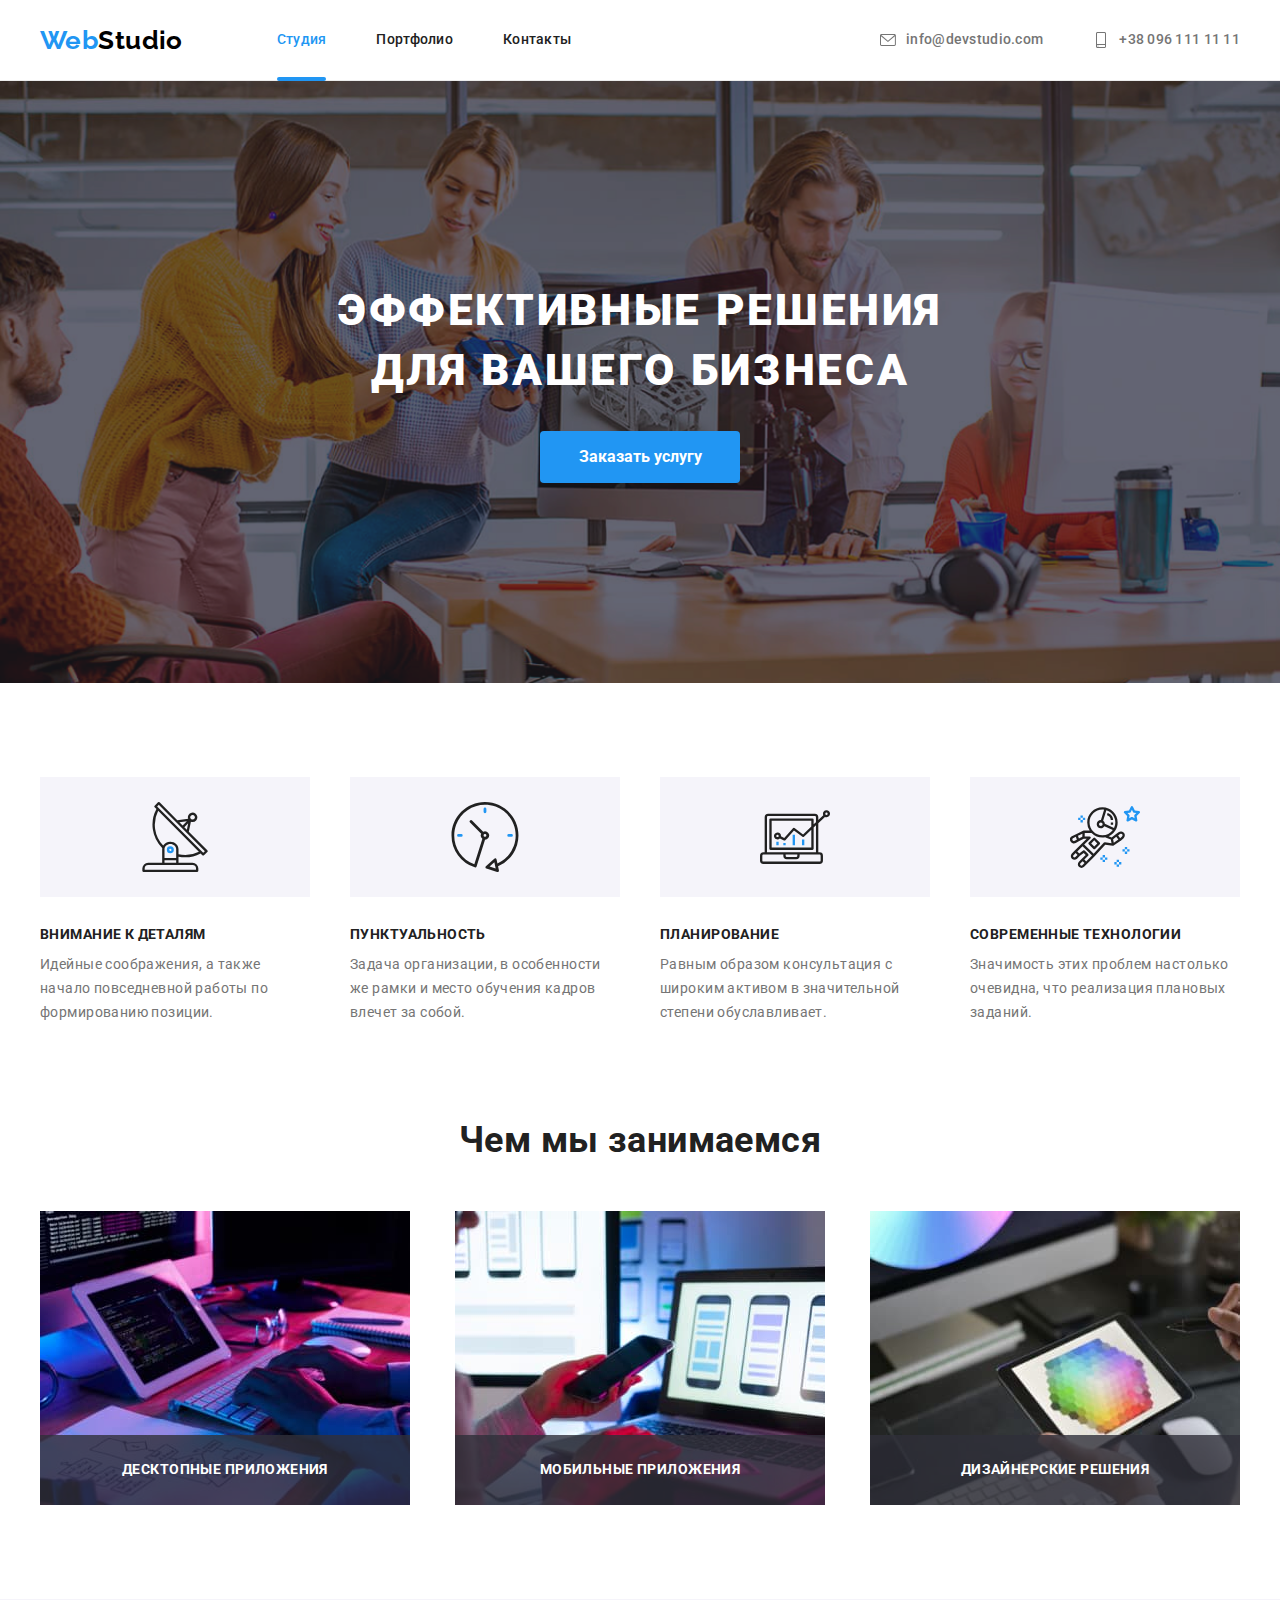
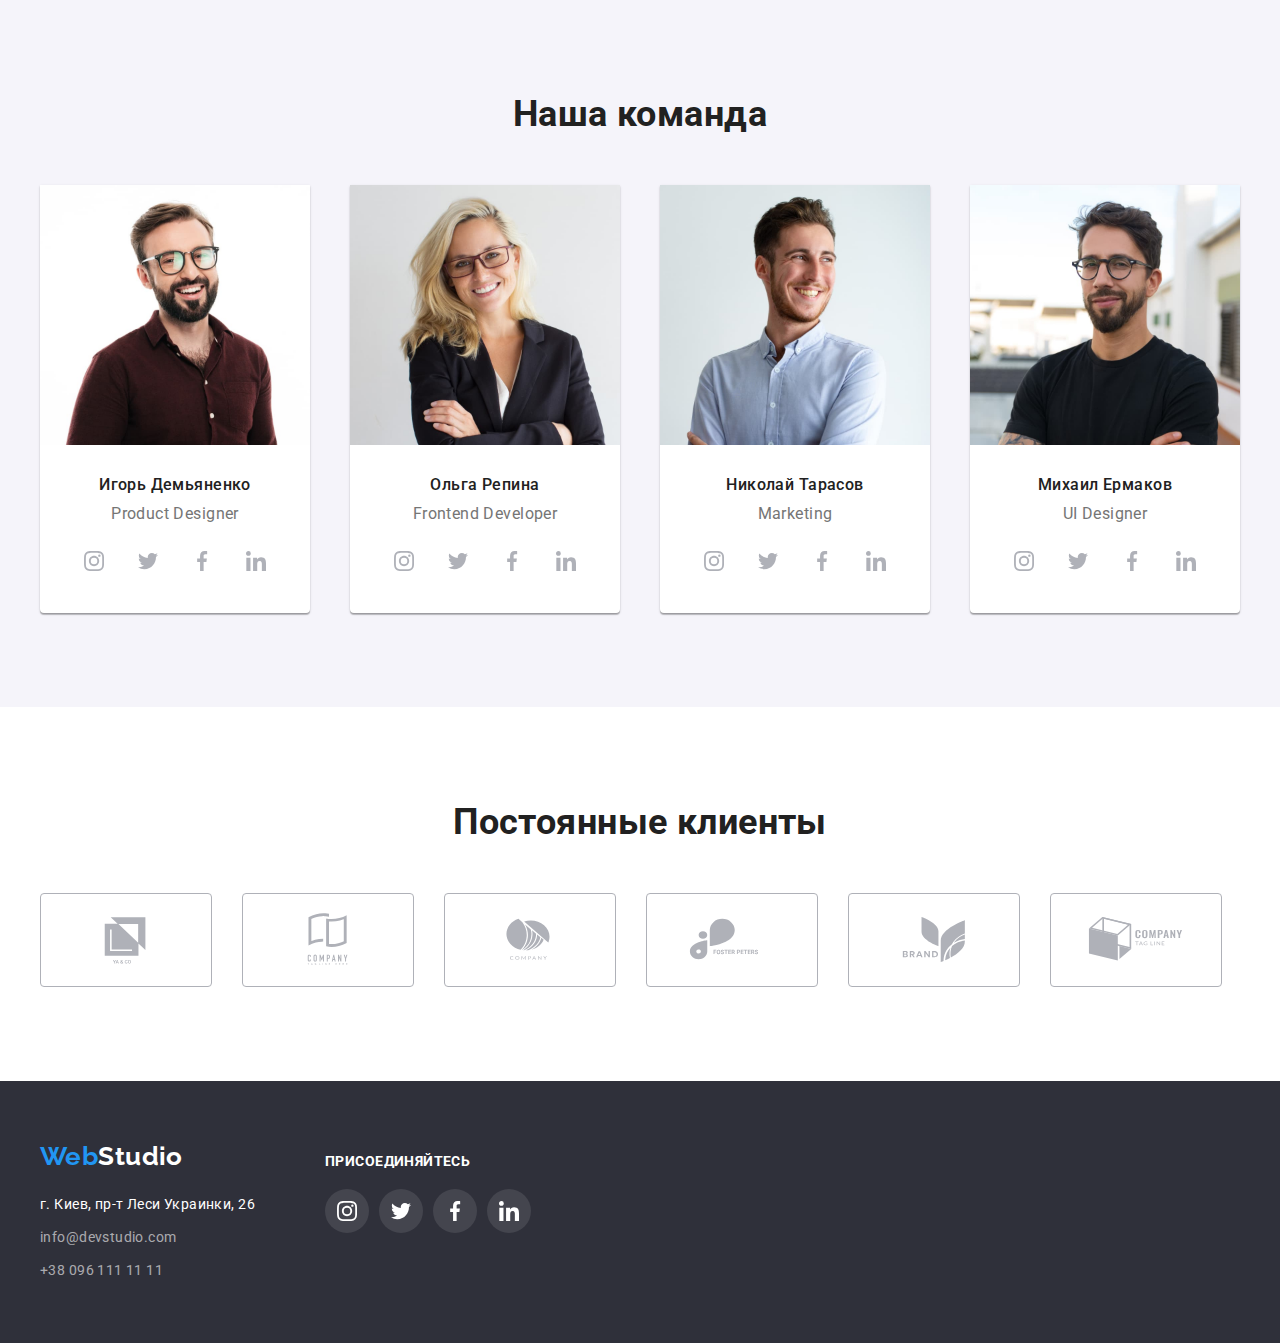
<file: index.html>
<!DOCTYPE html>
<html lang="ru">

<head>
    <meta charset="UTF-8">
    <meta http-equiv="X-UA-Compatible" content="IE=edge">
    <meta name="viewport" content="width=device-width, initial-scale=1.0">
    <title>Module 02</title>
    <!-- Project fonts -->
    <link rel="preconnect" href="https://fonts.googleapis.com">
    <link rel="preconnect" href="https://fonts.gstatic.com" crossorigin>
    <link
        href="https://fonts.googleapis.com/css2?family=Raleway:wght@700&family=Roboto:wght@400;500;700;900&display=swap"
        rel="stylesheet">
    <!-- Normalize -->
    <link rel="stylesheet" href="https://cdnjs.cloudflare.com/ajax/libs/modern-normalize/1.1.0/modern-normalize.min.css"
        integrity="sha512-wpPYUAdjBVSE4KJnH1VR1HeZfpl1ub8YT/NKx4PuQ5NmX2tKuGu6U/JRp5y+Y8XG2tV+wKQpNHVUX03MfMFn9Q=="
        crossorigin="anonymous" referrerpolicy="no-referrer" />
    <!-- Custom styles -->
    <link rel="stylesheet" href="./css/styles.css">
</head>

<body>
    <!-- Шапка -->
    <header class="header">
        <div class="container header-container">
            <a class="logo header-logo" href="./index.html">Web<span class="logo-studio">Studio</span></a>
            <nav class="navigation">
                <ul class="list navigation-header">
                    <li class="navigation-item">
                        <a class="link current link-navigation" href="./index.html">
                            Студия
                        </a>
                    </li>
                    <li class="navigation-item">
                        <a class="link link-navigation" href="./portfolio.html">Портфолио</a>
                    </li>
                    <li class="navigation-item">
                        <a class="link link-navigation" href="">Контакты</a>
                    </li>
                </ul>
            </nav>
            <ul class="list contact-header">
                <li class="item">
                    <a class="link link-contact-header" href="mailto:info@devstudio.com">
                        <svg class="email-icon">
                            <use href="./images/icon/sprite.svg#envelop"></use>
                        </svg>
                        info@devstudio.com
                    </a>
                </li>
                <li class="item">
                    <a class="link link-contact-header" href="tel:+380961111111">
                        <svg class="tel-icon">
                            <use href="./images/icon/sprite.svg#smartphone" width="16" height="16"></use>
                        </svg>
                        +38 096 111 11 11
                    </a>
                </li>
            </ul>
        </div>
    </header>
    <main>
        <!-- Герой -->
        <section class="hero">
            <div class="container hero-container">
                <h1 class="hero-title">Эффективные решения<br />для вашего бизнеса</h1>
                <button class="btn hero-btn" type="button" data-modal-open>Заказать услугу</button>
                <div class="backdrop is-hidden" data-modal>
                    <div class="modal-wrapper">
                        <button class="modal-btn" type="button" data-modal-close aria-label="Закрить">
                            <svg width="11" height="11">
                                <use href="./images/icon/sprite.svg#modal-btn"></use>
                            </svg>
                        </button>
                        <form class="modal-form"></form>
                    </div>
                </div>
            </div>
        </section>
        <!-- Переваги -->
        <section class="benefits section">
            <div class="container">
                <h2 class="hidden">Преимущества</h2>
                <ul class="list list-benefits">
                    <li class="item">
                        <div class="benefits-icon">
                            <svg width="70" height="70" aria-label="antenna">
                                <use href="./images/icon/sprite.svg#antenna" width="70" height="70"></use>
                            </svg>
                        </div>
                        <h3 class="title title-benefits">Внимание к деталям</h3>
                        <p>Идейные соображения, а также начало повседневной работы по формированию позиции.</p>
                    </li>
                    <li class="item">
                        <div class="benefits-icon">
                            <svg width="70" height="70" aria-label="clock">
                                <use href="./images/icon/sprite.svg#clock" width="70" height="70"></use>
                            </svg>
                        </div>
                        <h3 class="title title-benefits">Пунктуальность</h3>
                        <p>Задача организации, в особенности же рамки и место обучения кадров влечет за собой.</p>
                    </li>
                    <li class="item">
                        <div class="benefits-icon">
                            <svg width="70" height="70" aria-label="diagram">
                                <use href="./images/icon/sprite.svg#diagram" width="70" height="70"></use>
                            </svg>
                        </div>
                        <h3 class="title title-benefits">Планирование</h3>
                        <p>Равным образом консультация с широким активом в значительной степени обуславливает.</p>
                    </li>
                    <li class="item">
                        <div class="benefits-icon">
                            <svg width="70" height="70" aria-label="astronaut">
                                <use href="./images/icon/sprite.svg#astronaut" width="70" height="70"></use>
                            </svg>
                        </div>
                        <h3 class="title title-benefits">Современные технологии</h3>
                        <p>Значимость этих проблем настолько очевидна, что реализация плановых заданий.</p>
                    </li>
                </ul>
            </div>
        </section>
        <!-- Чим займаються -->
        <section class="work section">
            <div class="container">
                <h2 class="title title-work">Чем мы занимаемся</h2>
                <ul class="list list-work">
                    <li class="item">
                        <img src="./images/icon1.jpg" alt="Создание сайтов" width="370">
                        <p class="img-work-description">Десктопные приложения</p>
                    </li>
                    <li class="item">
                        <img src="./images/icon2.jpg" alt="Разработка приложений" width="370">
                        <p class="img-work-description">Мобильные приложения</p>
                    </li>
                    <li class="item">
                        <img src="./images/icon3.jpg" alt="Дизайн сайтов" width="370">
                        <p class="img-work-description">Дизайнерские решения</p>
                    </li>
                </ul>
            </div>
        </section>
        <!-- Наша команда -->
        <section class="team section">
            <div class="container container-team">
                <h2 class="title-team">Наша команда</h2>
                <ul class="list list-team">
                    <li class="item">
                        <figure class="figure">
                            <img src="./images/ihor.jpg" alt="Игорь Демьяненко" width="270">
                            <figcaption class="figcaption">
                                <h3 class="title">Игорь Демьяненко</h3>
                                <p class="text">Product Designer</p>
                                <ul class="list list-team-icons">
                                    <li class="item-icons">
                                        <a class="link-team-icons" href="" aria-label="instagram">
                                            <svg width="20" height="20">
                                                <use href="./images/icon/sprite.svg#instagram"></use>
                                            </svg>
                                        </a>
                                    </li>
                                    <li class="item-icons">
                                        <a class="link-team-icons" href="" aria-label="twitter">
                                            <svg width="20" height="20">
                                                <use href="./images/icon/sprite.svg#twitter"></use>
                                            </svg>
                                        </a>
                                    </li>
                                    <li class="item-icons">
                                        <a class="link-team-icons" href="" aria-label="facebook">
                                            <svg width="20" height="20">
                                                <use href="./images/icon/sprite.svg#facebook"></use>
                                            </svg>
                                        </a>
                                    </li>
                                    <li class="item-icons">
                                        <a class="link-team-icons" href="" aria-label="linkedin">
                                            <svg width="20" height="20">
                                                <use href="./images/icon/sprite.svg#linkedin"></use>
                                            </svg>
                                        </a>
                                    </li>
                                </ul>
                            </figcaption>
                        </figure>
                    </li>
                    <li class="item">
                        <figure class="figure">
                            <img src="./images/olha.jpg" alt="Ольга Репина" width="270">
                            <figcaption class="figcaption">
                                <h3 class="title">Ольга Репина</h3>
                                <p class="text">Frontend Developer</p>
                                <ul class="list list-team-icons">
                                    <li class="item-icons">
                                        <a class="link-team-icons" href="">
                                            <svg width="20" height="20">
                                                <use href="./images/icon/sprite.svg#instagram"></use>
                                            </svg>
                                        </a>
                                    </li>
                                    <li class="item-icons">
                                        <a class="link-team-icons" href="">
                                            <svg width="20" height="20">
                                                <use href="./images/icon/sprite.svg#twitter"></use>
                                            </svg>
                                        </a>
                                    </li>
                                    <li class="item-icons">
                                        <a class="link-team-icons" href="">
                                            <svg width="20" height="20">
                                                <use href="./images/icon/sprite.svg#facebook"></use>
                                            </svg>
                                        </a>
                                    </li>
                                    <li class="item-icons">
                                        <a class="link-team-icons" href="">
                                            <svg width="20" height="20">
                                                <use href="./images/icon/sprite.svg#linkedin"></use>
                                            </svg>
                                        </a>
                                    </li>
                                </ul>
                            </figcaption>
                        </figure>
                    </li>
                    <li class="item">
                        <figure class="figure">
                            <img src="./images/nik.jpg" alt="Николай Тарасов" width="270">
                            <figcaption class="figcaption">
                                <h3 class="title">Николай Тарасов</h3>
                                <p class="text">Marketing</p>
                                <ul class="list list-team-icons">
                                    <li class="item-icons">
                                        <a class="link-team-icons" href="">
                                            <svg width="20" height="20">
                                                <use href="./images/icon/sprite.svg#instagram"></use>
                                            </svg>
                                        </a>
                                    </li>
                                    <li class="item-icons">
                                        <a class="link-team-icons" href="">
                                            <svg width="20" height="20">
                                                <use href="./images/icon/sprite.svg#twitter"></use>
                                            </svg>
                                        </a>
                                    </li>
                                    <li class="item-icons">
                                        <a class="link-team-icons" href="">
                                            <svg width="20" height="20">
                                                <use href="./images/icon/sprite.svg#facebook"></use>
                                            </svg>
                                        </a>
                                    </li>
                                    <li class="item-icons">
                                        <a class="link-team-icons" href="">
                                            <svg width="20" height="20">
                                                <use href="./images/icon/sprite.svg#linkedin"></use>
                                            </svg>
                                        </a>
                                    </li>
                                </ul>
                            </figcaption>
                        </figure>
                    </li>
                    <li class="item">
                        <figure class="figure">
                            <img src="./images/misha.jpg" alt="Михаил Ермаков" width="270">
                            <figcaption class="figcaption">
                                <h3 class="title">Михаил Ермаков</h3>
                                <p class="text">UI Designer</p>
                                <ul class="list list-team-icons">
                                    <li class="item-icons">
                                        <a class="link-team-icons" href="">
                                            <svg width="20" height="20">
                                                <use href="./images/icon/sprite.svg#instagram"></use>
                                            </svg>
                                        </a>
                                    </li>
                                    <li class="item-icons">
                                        <a class="link-team-icons" href="">
                                            <svg width="20" height="20">
                                                <use href="./images/icon/sprite.svg#twitter"></use>
                                            </svg>
                                        </a>
                                    </li>
                                    <li class="item-icons">
                                        <a class="link-team-icons" href="">
                                            <svg width="20" height="20">
                                                <use href="./images/icon/sprite.svg#facebook"></use>
                                            </svg>
                                        </a>
                                    </li>
                                    <li class="item-icons">
                                        <a class="link-team-icons" href="">
                                            <svg width="20" height="20">
                                                <use href="./images/icon/sprite.svg#linkedin"></use>
                                            </svg>
                                        </a>
                                    </li>
                                </ul>
                            </figcaption>
                        </figure>
                    </li>
                </ul>
            </div>
        </section>
        <!-- Постоянные клиенты -->
        <section class="clients section">
            <div class="container container-clients">
                <h2 class="title title-clients">Постоянные клиенты</h2>
                <ul class="list list-logo">
                    <li class="item">
                        <a class="link-logo" href="">
                            <svg width="106" height="60">
                                <use href="./images/icon/sprite.svg#logo1"></use>
                            </svg>
                        </a>
                    </li>
                    <li class="item">
                        <a class="link-logo" href="">
                            <svg width="106" height="60">
                                <use href="./images/icon/sprite.svg#logo2"></use>
                            </svg>
                        </a>
                    <li class="item">
                        <a class="link-logo" href="">
                            <svg width="106" height="60">
                                <use href="./images/icon/sprite.svg#logo3"></use>
                            </svg>
                        </a>
                    </li>
                    <li class="item">
                        <a class="link-logo" href="">
                            <svg width="106" height="60">
                                <use href="./images/icon/sprite.svg#logo4"></use>
                            </svg>
                        </a>
                    </li>
                    <li class="item">
                        <a class="link-logo" href="">
                            <svg width="106" height="60">
                                <use href="./images/icon/sprite.svg#logo5"></use>
                            </svg>
                        </a>
                    </li>
                    <li class="item">
                        <a class="link-logo" href="">
                            <svg width="106" height="60">
                                <use href="./images/icon/sprite.svg#logo6"></use>
                            </svg>
                        </a>
                    </li>
                </ul>
            </div>
        </section>

    </main>
    <!-- Підвал -->
    <footer class="footer">
        <div class="container">
            <div class="footer-container">
                <div class="footer-container-address">
                    <a href="./index.html" class="logo">Web<span class="footer-logo-studio">Studio</span></a>
                    <ul class="list footer-list-address">
                        <li class="item">
                            <address class="footer-address">г. Киев, пр-т Леси Украинки, 26</address>
                        </li>
                        <li class="item"><a class="link link-contact-footer"
                                href="mailto:info@devstudio.com">info@devstudio.com</a></li>
                        <li class="item"><a class="link link-contact-footer" href="tel:+380961111111">+38 096 111 11
                                11</a>
                        </li>
                    </ul>
                </div>
                <div class="social-networks-footer">
                    <h2 class="footer-title">присоединяйтесь</h2>
                    <ul class="list list-footer-icons">
                        <li class="item item-footer-icons">
                            <a class="link-footer-icons" href="">
                                <svg width="20" height="20">
                                    <use href="./images/icon/sprite.svg#instagram"></use>
                                </svg>
                            </a>
                        </li>
                        <li class="item item-footer-icons">
                            <a class="link-footer-icons" href="">
                                <svg width="20" height="20">
                                    <use href="./images/icon/sprite.svg#twitter"></use>
                                </svg>
                            </a>
                        </li>
                        <li class="item item-footer-icons">
                            <a class="link-footer-icons" href="">
                                <svg width="20" height="20">
                                    <use href="./images/icon/sprite.svg#facebook"></use>
                                </svg>
                            </a>
                        </li>
                        <li class="item item-footer-icons">
                            <a class="link-footer-icons" href="">
                                <svg width="20" height="20">
                                    <use href="./images/icon/sprite.svg#linkedin"></use>
                                </svg>
                            </a>
                        </li>

                    </ul>
                </div>
            </div>
        </div>
    </footer>

    <script src="./js/modal.js"></script>
</body>

</html>
</file>
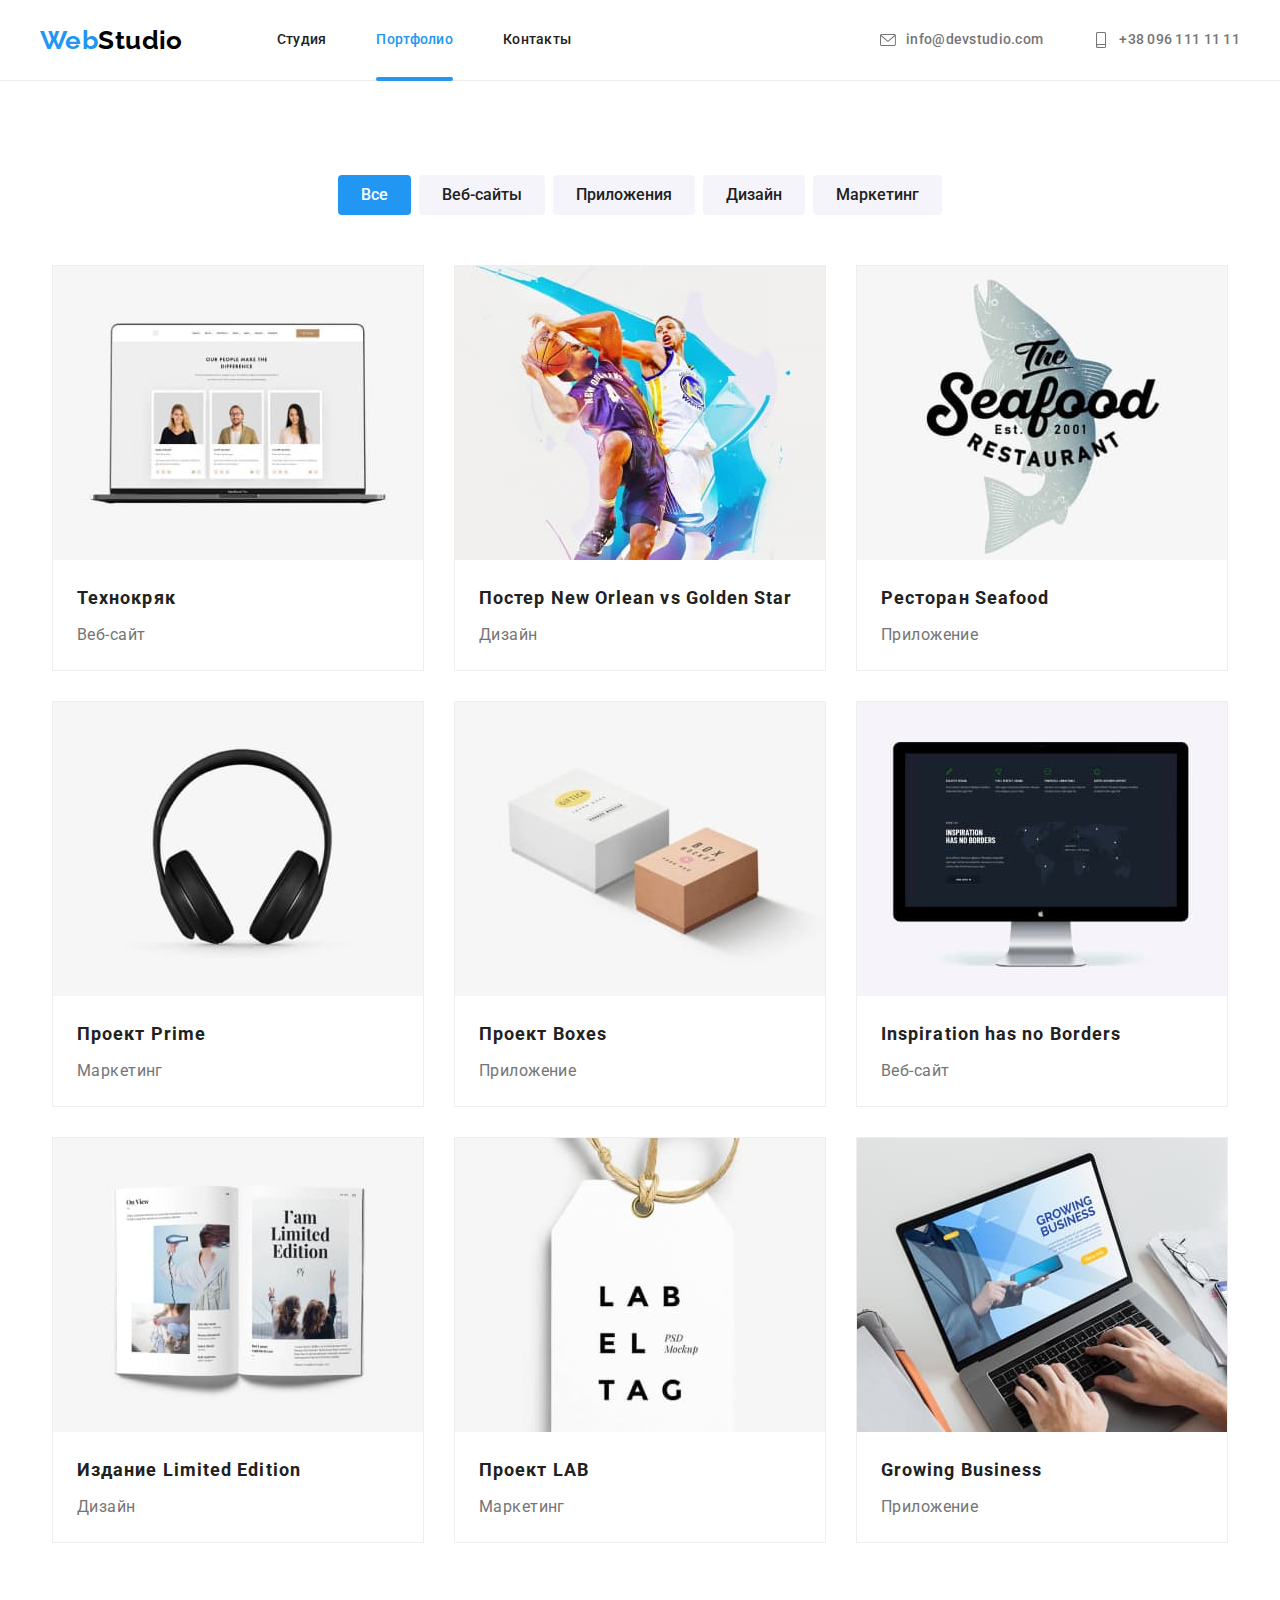
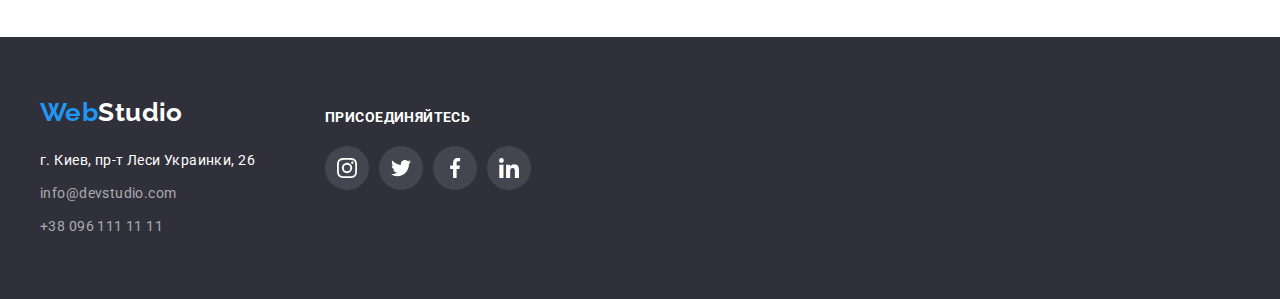
<file: portfolio.html>
<!DOCTYPE html>
<html lang="ru">

<head>
    <meta charset="UTF-8">
    <meta http-equiv="X-UA-Compatible" content="IE=edge">
    <meta name="viewport" content="width=device-width, initial-scale=1.0">
    <title>Portfolio</title>
    <!-- Project fonts -->
    <link rel="preconnect" href="https://fonts.googleapis.com">
    <link rel="preconnect" href="https://fonts.gstatic.com" crossorigin>
    <link
        href="https://fonts.googleapis.com/css2?family=Raleway:wght@700&family=Roboto:wght@400;500;700;900&display=swap"
        rel="stylesheet">
    <!-- Custom styles -->
    <link rel="stylesheet" href="./css/styles.css">
</head>

<body>
    <!-- Шапка -->
    <header class="header">
        <div class="container header-container">
            <a class="logo header-logo" href="./index.html">Web<span class="logo-studio">Studio</span></a>
            <nav class="navigation">
                <ul class="list navigation-header">
                    <li class="navigation-item">
                        <a class="link link-navigation" href="./index.html">Студия</a>
                    </li>
                    <li class="navigation-item">
                        <a class="link current link-navigation" href="./portfolio.html">Портфолио</a>
                    </li>
                    <li class="navigation-item">
                        <a class="link link-navigation" href="">Контакты</a>
                    </li>
                </ul>
            </nav>
            <ul class="list contact-header">
                <li class="item">
                    <a class="link link-contact-header" href="mailto:info@devstudio.com">
                        <svg class="email-icon">
                            <use href="./images/icon/sprite.svg#envelop"></use>
                        </svg>
                        info@devstudio.com
                    </a>
                </li>
                <li class="item">
                    <a class="link link-contact-header" href="tel:+380961111111">
                        <svg class="tel-icon">
                            <use href="./images/icon/sprite.svg#smartphone" width="16" height="16"></use>
                        </svg>
                        +38 096 111 11 11
                    </a>
                </li>
            </ul>
        </div>
    </header>
    <main>
        <!-- Портфолио -->
        <section class="portfolio section">
            <div class="container">
                <h1 class="hidden">Портфолио</h1>
                <ul class="list list-button">
                    <li class="item"><button class="btn current-portfolio portfolio-btn" type="button">Все</button></li>
                    <li class="item"><button class="btn portfolio-btn" type="button">Веб-сайты</button></li>
                    <li class="item"><button class="btn portfolio-btn" type="button">Приложения</button></li>
                    <li class="item"><button class="btn portfolio-btn" type="button">Дизайн</button></li>
                    <li class="item"><button class="btn portfolio-btn" type="button">Маркетинг</button></li>
                </ul>
                <ul class="list list-portfolio">
                    <li class="portfolio-item">
                        <a class="link" href="">
                            <figure class="portfolio-figure">
                                <div class="img-cont-portfolio">
                                    <img src="./images/portfolio/tehnokryak.jpg" alt="Технокряк" width="370">
                                    <p class="img-portfolio-description">Ресурс предлагает комплексные
                                        предложения
                                        с разным
                                        уровнем функционала и сервисов. Все это позволит посетителю получить
                                        исчерпывающие
                                        сведения о компании или частном лице.
                                    </p>
                                </div>

                                <figcaption class="figcaption-portfolio">
                                    <h2 class="title-cards">Технокряк</h2>
                                    <p class="text-cards">Веб-сайт</p>
                                </figcaption>
                            </figure>
                        </a>
                    </li>
                    <li class="portfolio-item">
                        <a class="link" href="">
                            <figure class="portfolio-figure">
                                <div class="img-cont-portfolio">
                                    <img src="./images/portfolio/orlean.jpg" alt="Постер New Orlean vs Golden Star"
                                        width="370">
                                    <p class="img-portfolio-description">Ресурс предлагает комплексные
                                        предложения
                                        с разным
                                        уровнем функционала и сервисов. Все это позволит посетителю получить
                                        исчерпывающие
                                        сведения о компании или частном лице.
                                    </p>
                                </div>
                                <figcaption class="figcaption-portfolio">
                                    <h2 class="title-cards">Постер New Orlean vs Golden Star</h2>
                                    <p class="text-cards">Дизайн</p>
                                </figcaption>
                            </figure>
                        </a>
                    </li>
                    <li class="portfolio-item">
                        <a class="link" href="">
                            <figure class="portfolio-figure">
                                <div class="img-cont-portfolio">
                                    <img src="./images/portfolio/seafood.jpg" alt="Ресторан Seafood" width="370">
                                    <p class="img-portfolio-description">Ресурс предлагает комплексные
                                        предложения
                                        с разным
                                        уровнем функционала и сервисов. Все это позволит посетителю получить
                                        исчерпывающие
                                        сведения о компании или частном лице.
                                    </p>
                                </div>

                                <figcaption class="figcaption-portfolio">
                                    <h2 class="title-cards">Ресторан Seafood</h2>
                                    <p class="text-cards">Приложение</p>
                                </figcaption>
                            </figure>
                        </a>
                    </li>
                    <li class="portfolio-item">
                        <a class="link" href="">
                            <figure class="portfolio-figure">
                                <div class="img-cont-portfolio">
                                    <img src="./images/portfolio/prime.jpg" alt="Проект Prime" width="370">
                                    <p class="img-portfolio-description">Ресурс предлагает комплексные
                                        предложения
                                        с разным
                                        уровнем функционала и сервисов. Все это позволит посетителю получить
                                        исчерпывающие
                                        сведения о компании или частном лице.
                                    </p>
                                </div>
                                <figcaption class="figcaption-portfolio">
                                    <h2 class="title-cards">Проект Prime</h2>
                                    <p class="text-cards">Маркетинг</p>
                                </figcaption>
                            </figure>
                        </a>
                    </li>
                    <li class="portfolio-item">
                        <a class="link" href="">
                            <figure class="portfolio-figure">
                                <div class="img-cont-portfolio">
                                    <img src="./images/portfolio/boxes.jpg" alt="Проект Boxes" width="370">
                                    <p class="img-portfolio-description">Ресурс предлагает комплексные
                                        предложения
                                        с разным
                                        уровнем функционала и сервисов. Все это позволит посетителю получить
                                        исчерпывающие
                                        сведения о компании или частном лице.
                                    </p>
                                </div>
                                <figcaption class="figcaption-portfolio">
                                    <h2 class="title-cards">Проект Boxes</h2>
                                    <p class="text-cards">Приложение</p>
                                </figcaption>
                            </figure>
                        </a>
                    </li>
                    <li class="portfolio-item">
                        <a class="link" href="">
                            <figure class="portfolio-figure">
                                <div class="img-cont-portfolio">
                                    <img src="./images/portfolio/borders.jpg" alt="Inspiration has no Borders"
                                        width="370">
                                    <p class="img-portfolio-description">Ресурс предлагает комплексные
                                        предложения
                                        с разным
                                        уровнем функционала и сервисов. Все это позволит посетителю получить
                                        исчерпывающие
                                        сведения о компании или частном лице.
                                    </p>
                                </div>
                                <figcaption class="figcaption-portfolio">
                                    <h2 class="title-cards">Inspiration has no Borders</h2>
                                    <p class="text-cards">Веб-сайт</p>
                                </figcaption>
                            </figure>
                        </a>
                    </li>
                    <li class="portfolio-item">
                        <a class="link" href="">
                            <figure class="portfolio-figure">
                                <div class="img-cont-portfolio">
                                    <img src="./images/portfolio/limited.jpg" alt="Издание Limited Edition" width="370">
                                    <p class="img-portfolio-description">Ресурс предлагает комплексные
                                        предложения
                                        с разным
                                        уровнем функционала и сервисов. Все это позволит посетителю получить
                                        исчерпывающие
                                        сведения о компании или частном лице.
                                    </p>
                                </div>

                                <figcaption class="figcaption-portfolio">
                                    <h2 class="title-cards">Издание Limited Edition</h2>
                                    <p class="text-cards">Дизайн</p>
                                </figcaption>
                            </figure>
                        </a>
                    </li>
                    <li class="portfolio-item">
                        <a class="link" href="">
                            <figure class="portfolio-figure">
                                <div class="img-cont-portfolio">
                                    <img src="./images/portfolio/lab.jpg" alt="Проект LAB" width="370">
                                    <p class="img-portfolio-description">Ресурс предлагает комплексные
                                        предложения
                                        с разным
                                        уровнем функционала и сервисов. Все это позволит посетителю получить
                                        исчерпывающие
                                        сведения о компании или частном лице.
                                    </p>
                                </div>

                                <figcaption class="figcaption-portfolio">
                                    <h2 class="title-cards">Проект LAB</h2>
                                    <p class="text-cards">Маркетинг</p>
                                </figcaption>
                            </figure>
                        </a>
                    </li>
                    <li class="portfolio-item">
                        <a class="link" href="">
                            <figure class="portfolio-figure">
                                <div class="img-cont-portfolio">
                                    <img src="./images/portfolio/growing.jpg" alt="Growing Business" width="370">
                                    <p class="img-portfolio-description">Ресурс предлагает комплексные
                                        предложения
                                        с разным
                                        уровнем функционала и сервисов. Все это позволит посетителю получить
                                        исчерпывающие
                                        сведения о компании или частном лице.
                                    </p>
                                </div>
                                <figcaption class="figcaption-portfolio">
                                    <h2 class="title-cards">Growing Business</h2>
                                    <p class="text-cards">Приложение</p>
                                </figcaption>
                            </figure>
                        </a>
                    </li>
                </ul>
            </div>

        </section>
    </main>
    <!-- Підвал -->
    <footer class="footer">
        <div class="container">
            <div class="footer-container">
                <div class="footer-container-address">
                    <a href="./index.html" class="logo">Web<span class="footer-logo-studio">Studio</span></a>
                    <ul class="list footer-list-address">
                        <li class="item">
                            <address class="footer-address">г. Киев, пр-т Леси Украинки, 26</address>
                        </li>
                        <li class="item"><a class="link link-contact-footer"
                                href="mailto:info@devstudio.com">info@devstudio.com</a></li>
                        <li class="item"><a class="link link-contact-footer" href="tel:+380961111111">+38 096 111 11
                                11</a>
                        </li>
                    </ul>
                </div>
                <div class="social-networks-footer">
                    <h2 class="footer-title">присоединяйтесь</h2>
                    <ul class="list list-footer-icons">
                        <li class="item item-footer-icons">
                            <a class="link-footer-icons" href="">
                                <svg width="20" height="20">
                                    <use href="./images/icon/sprite.svg#instagram"></use>
                                </svg>
                            </a>
                        </li>
                        <li class="item item-footer-icons">
                            <a class="link-footer-icons" href="">
                                <svg width="20" height="20">
                                    <use href="./images/icon/sprite.svg#twitter"></use>
                                </svg>
                            </a>
                        </li>
                        <li class="item item-footer-icons">
                            <a class="link-footer-icons" href="">
                                <svg width="20" height="20">
                                    <use href="./images/icon/sprite.svg#facebook"></use>
                                </svg>
                            </a>
                        </li>
                        <li class="item item-footer-icons">
                            <a class="link-footer-icons" href="">
                                <svg width="20" height="20">
                                    <use href="./images/icon/sprite.svg#linkedin"></use>
                                </svg>
                            </a>
                        </li>

                    </ul>
                </div>
            </div>
        </div>
    </footer>
</body>

</html>
</file>
<file: css/styles.css>
/* ======================= */
/*        VARIABLES*/
/* ======================= */
:root {
    /* main */
    --main-color: #757575;
    --white-color: #ffffff;
    --blue-color: #2196F3;
    --black-color: #000000;
    --title-color: #212121;
    --grey-cl-icons: #AFB1B8;
    --background-black-color: #2F303A;
    --bg-grey-cl: #C4C4C4;
    --link-contact-footer: rgba(255, 255, 255, 0.6);
    --bg-cl-footer-icons: rgba(255, 255, 255, 0.1);
    --bg-cl-hero-btn-hover: #188CE8;
    --brd-bot-header: #ECECEC;
    --bg-work-description: rgba(47, 48, 58, 0.8);
    --bg-portfolio-description: rgba(33, 150, 243, 0.9);
    --bg-backdrop: rgba(0, 0, 0, 0.2);
    /* portfolio */
    --background-color-portfolio-btn: #F5F4FA;
    --brd-cl-portfolio-fig: #EEEEEE;
    /* Змінна часу */
    --fast-time: 250ms;
    /* Змінна cubic-bezier */
    --easy-in-out: cubic-bezier(0.4, 0, 0.2, 1);





}

/* ================== */
/*        BODY */
/* ================== */
body {
    margin: 0;

    font-family: Roboto, sans-serif;
    /* font-style: normal;
    font-weight: 400; */
    font-size: 14px;
    line-height: 1.71;

    letter-spacing: 0.03em;

    color: var(--main-color);
    background-color: var(--white-color);
}

/* Секції */
.section {
    padding-top: 94px;
    padding-bottom: 94px;
}

/* Контейнер */
.container {
    /* outline: 1px solid red; */
    width: 1200px;

    padding-left: 15px;
    padding-right: 15px;

    margin-left: auto;
    margin-right: auto;
}

/* h1,h2,h3,h4,h5,h6,p / margin: 0 */
h1,
h2,
h3,
h4,
h5,
h6,
p {
    margin: 0;
}

img {
    display: block;
}

/* list */
.list {
    list-style: none;

    margin: 0;
    padding: 0;
}

/* link */
.link {
    text-decoration: none;
}

/* button */
.btn {
    font-family: inherit;
    cursor: pointer;
}

/* Приховані заголовки */
.hidden {
    /* display: none; */
    position: absolute;
    white-space: nowrap;
    width: 1px;
    height: 1px;
    overflow: hidden;
    border: 0;
    padding: 0;
    clip: rect(0 0 0 0);
    clip-path: inset(50%);
    margin: -1px;
}

.title {
    font-weight: 700;
    font-size: 36px;
    line-height: 1.17;
    text-align: center;

    color: var(--title-color);
}

/* ================== */
/*        HEADER */
/* ================== */
.header {
    border-bottom: 1px solid var(--brd-bot-header);
}

/* Контейнер Flex */

.header-container {
    display: flex;
    align-items: center;
}

/* logo */
.header-logo {
    margin-right: 94px;
}

.logo {
    font-family: Raleway, sans-serif;
    font-weight: 700;
    font-size: 26px;
    line-height: 1.19;

    text-decoration: none;

    color: var(--blue-color);
}

.logo-studio {
    color: var(--black-color);
}

/* header-navigation */
.navigation-header {
    display: flex;
    align-items: center;
}

.navigation-item:not(:last-child) {
    margin-right: 50px;
}

.link-navigation {
    position: relative;

    display: block;
    padding-top: 32px;
    padding-bottom: 32px;

    font-weight: 500;
    line-height: 1.14;
    letter-spacing: 0.02em;

    color: var(--title-color);


    transition: color var(--fast-time) var(--easy-in-out);
}


/* contact-header */
.contact-header {
    display: flex;
    margin-left: auto;
}

.link-contact-header {
    /* display: block; */
    display: flex;
    padding-top: 32px;
    padding-bottom: 32px;

    font-weight: 500;

    line-height: 1.14;
    letter-spacing: 0.02em;

    color: var(--main-color);
    fill: var(--main-color);

    transition: color var(--fast-time) var(--easy-in-out);
}

.contact-header .item:not(:last-child) {
    margin-right: 50px;
}

.link-contact-header:focus,
.link-contact-header:hover,
.link-navigation:focus,
.link-navigation:hover {
    color: var(--blue-color);
    fill: var(--blue-color);
}

/* Підкреслення */
.link-navigation::after {
    position: absolute;

    content: "";
    display: block;
    height: 4px;
    width: 100%;
    background-color: var(--blue-color);

    bottom: -1px;
    left: 0;
    border-radius: 2px;

    opacity: 0;

    transition: opacity var(--fast-time) var(--easy-in-out);
}

.link-navigation:hover::after,
.link-navigation:focus::after {
    opacity: 1;
}

.current {
    color: var(--blue-color);
}

.current::after {
    position: absolute;

    content: "";
    display: block;
    height: 4px;
    width: 100%;
    background-color: var(--blue-color);

    bottom: -1px;
    left: 0;
    border-radius: 2px;

    opacity: 1;
}


.email-icon {
    width: 16px;
    height: 16px;
    margin-right: 10px;
}

.tel-icon {
    width: 16px;
    height: 16px;
    margin-right: 10px;
}

/* ================== */
/*       FOOTER */
/* ================== */

.footer {
    /* min-width: 1600px; */

    margin-left: auto;
    margin-right: auto;
    padding-top: 60px;
    padding-bottom: 60px;

    background-color: var(--background-black-color);
}

.footer-list-address {
    margin-top: 20px;
}

.footer-list-address .item:not(:last-child) {
    margin-bottom: 9px;
}

/* Logo */
.footer-logo-studio {
    color: var(--white-color);
}

/* address */
.footer-address {
    font-style: normal;
    color: var(--white-color);
}

.link-contact-footer {
    color: var(--link-contact-footer);
}

.footer-container {
    display: flex;
}

.footer-container-address {
    margin-right: 70px;
}

/* social-networks */
.social-networks-footer {
    margin-top: 12px;
    /* align-items: baseline; */
}

.footer-title {

    font-weight: 700;
    font-size: 14px;
    line-height: 1.17;
    text-transform: uppercase;


    color: var(--white-color);

    /* margin-top: 12px; */
    margin-bottom: 20px;
}

.link-footer-icons {
    display: flex;
    justify-content: center;
    align-items: center;
    width: 44px;
    height: 44px;

    background-color: var(--bg-cl-footer-icons);
    border-radius: 50%;
    fill: var(--white-color);

    transition: background-color var(--fast-time) var(--easy-in-out);
}

.link-footer-icons:hover,
.link-footer-icons:focus {
    background-color: var(--blue-color);
    border-radius: 50%;
}

.list-footer-icons {
    display: flex;
    max-height: 44px;
    /* background-color: teal; */
}

.item-footer-icons:not(:last-child) {
    margin-right: 10px;
}


/* =============================================== */
/*                      MAIN */
/* =============================================== */
/* ================== */
/*       HERO */
/* ================== */
.hero {
    max-width: 1600px;

    padding-top: 200px;
    padding-bottom: 200px;
    margin-left: auto;
    margin-right: auto;
    /* min-width: 1600px; */

    background-position: center;
    background-repeat: no-repeat;
    background-size: cover;

    background-color: var(--bg-grey-cl);
    background-image: url(../images/hero/hero-bg.png),
        url(../images/hero/hero-img.png);


}

.hero-container {
    text-align: center;

}

/* title */
.hero-title {
    margin-bottom: 30px;

    font-weight: 900;
    font-size: 44px;
    line-height: 1.36;

    letter-spacing: 0.06em;
    text-transform: uppercase;

    color: #FFFFFF;
}

/* button */
.hero-btn {
    display: inline-block;

    padding: 10px 32px;
    min-width: 200px;
    border: 1px solid transparent;
    border-radius: 4px;
    text-align: center;


    font-weight: 700;
    font-size: 16px;
    line-height: 1.88;

    color: var(--white-color);

    background-color: var(--blue-color);

    transition: background-color var(--fast-time) var(--easy-in-out);
}

.hero-btn:focus,
.hero-btn:hover {
    background-color: var(--bg-cl-hero-btn-hover);
}

/* ================== */
/*     MODAL-FORM */
/* ================== */
.backdrop {
    position: fixed;
    top: 0;
    left: 0;

    width: 100%;
    height: 100%;
    background-color: var(--bg-backdrop);

    z-index: 10;

    opacity: 1;

    /* visibility: visible; */

    transition: opacity var(--fast-time) var(--easy-in-out),
        visibility var(--fast-time) var(--easy-in-out);

}

.backdrop.is-hidden {
    visibility: hidden;
    opacity: 0;
    pointer-events: none;

}

/* Початковий стан елемента перед анімацією */
.backdrop.is-hidden .modal-wrapper {
    transform: scale(0.3), translate(-50%, -50%);
    opacity: 0;
}

/* Кінцевий стан елемента після анімації */
.backdrop .modal-wrapper {
    transform: scale(1), translate(-50%, -50%);
    opacity: 1;
}

.modal-wrapper {
    position: absolute;
    top: 50%;
    left: 50%;
    transform: translate(-50%, -50%);

    width: 528px;
    height: 581px;

    background-color: var(--white-color);

    box-shadow: 0px 1px 3px rgba(0, 0, 0, 0.12),
        0px 1px 1px rgba(0, 0, 0, 0.14),
        0px 2px 1px rgba(0, 0, 0, 0.2);
    border-radius: 4px;

    transition: transform var(--fast-time) var(--easy-in-out),
        opacity var(--fast-time) var(--easy-in-out);
}

.modal-btn {
    display: flex;
    justify-content: center;
    align-items: center;
    padding: 0;

    position: absolute;
    top: 8px;
    right: 8px;

    cursor: pointer;

    border: 1px solid rgba(0, 0, 0, 0.1);
    border-radius: 50%;
    width: 30px;
    height: 30px;

    background-color: var(--white-color);
}


/* ================== */
/*     BENEFITS */
/* ================== */
.benefits {
    padding-bottom: 0;
}

.list-benefits {
    display: flex;
    justify-content: space-between;
    /* margin-bottom: -94px; */
}

.list-benefits .item {
    margin-right: 30px;
    width: 270px;
}

.list-benefits .item:last-child {
    margin-right: 0;
}

.benefits-icon {
    display: flex;
    justify-content: center;
    align-items: center;
    width: 100%;
    height: 120px;

    margin-bottom: 30px;

    background-color: var(--background-color-portfolio-btn);
}





/* title */
.title-benefits {
    margin-bottom: 10px;

    font-weight: 700;
    font-size: 14px;
    line-height: 1.14;
    text-transform: uppercase;
    text-align: left;

    color: var(--title-color);
}

/* ================== */
/*    WHAT WE DO */
/* ================== */
.title-work {
    margin-bottom: 50px;

    font-weight: 700;
    font-size: 36px;
    line-height: 1.17;
    text-align: center;

    color: var(--title-color);
}

.list-work {
    display: flex;
    justify-content: space-between;
}

.list-work .item:not(:last-child) {
    margin-right: 30px;
}

/* Опис зображень */
.list-work .item {
    position: relative;
}

.img-work-description {
    display: flex;
    width: 100%;
    height: 70px;
    background-color: var(--bg-work-description);

    justify-content: center;
    align-items: center;

    position: absolute;
    left: 0;
    bottom: 0;

    font-weight: 700;
    font-size: 14px;
    line-height: 1.14;
    text-transform: uppercase;

    color: var(--white-color);

}



/* ================== */
/*      OUR TEAM */
/* ================== */
.list-team {
    display: flex;
    justify-content: space-between;
}

.team {
    /* min-width: 1600px; */

    margin-left: auto;
    margin-right: auto;

    background-color: var(--background-color-portfolio-btn);
}

.figure {
    margin: 0;
    box-shadow: 0px 1px 3px rgba(0, 0, 0, 0.12),
        0px 1px 1px rgba(0, 0, 0, 0.14),
        0px 2px 1px rgba(0, 0, 0, 0.2);
    border-radius: 0px 0px 4px 4px;
    background-color: var(--white-color);
}

.figcaption {
    padding-top: 30px;
    padding-bottom: 30px;
}

.list-team .item:not(:last-child) {
    margin-right: 30px;
}

.list-team .title {
    margin-bottom: 10px;
}

.list-team .text {
    margin-bottom: 16px;
}


/* title */
.title-team {
    margin-bottom: 50px;

    font-weight: 700;
    font-size: 36px;
    line-height: 1.17;
    text-align: center;

    color: var(--title-color);
}

.team .title {
    font-weight: 500;
    font-size: 16px;
    line-height: 1.19;

    text-align: center;

    color: var(--title-color);
}

.text {
    font-size: 16px;
    line-height: 1.19;

    text-align: center;
}

.list-team-icons {
    display: flex;
    width: 206px;
    height: 44px;

    margin-left: auto;
    margin-right: auto;
    justify-content: center;
    align-items: center;

}

.item-icons:not(:last-child) {
    margin-right: 10px;
}

.link-team-icons {
    display: flex;
    justify-content: center;
    align-items: center;

    width: 44px;
    height: 44px;

    /* background-color: teal; */
    border-radius: 50%;

    fill: var(--grey-cl-icons);
    transition: background-color var(--fast-time) var(--easy-in-out),
        fill var(--fast-time) var(--easy-in-out);

}


.link-team-icons:hover,
.link-team-icons:focus {
    fill: var(--white-color);
    background-color: var(--bg-cl-hero-btn-hover);
    border-radius: 50%;
}

/*==================*/
/*      CLIENTS */
/* ================== */

.title-clients {
    margin-bottom: 50px;
}

.list-logo {
    display: flex;
}

.link-logo {
    display: flex;
    justify-content: center;
    align-items: center;

    width: 170px;
    height: 92px;

    /* padding: 16px 32px; */

    border: 1px solid #AFB1B8;
    border-radius: 4px;

    fill: var(--grey-cl-icons);

    /* background-color: teal; */

    transition: fill var(--fast-time) var(--easy-in-out),
        border var(--fast-time) var(--easy-in-out);


}

.list-logo .item:not(:last-child) {
    margin-right: 30px;
}

.link-logo:hover,
.link-logo:focus {
    border: 1px solid var(--blue-color);
    fill: var(--blue-color);
}

/* =============================================== */
/*                      PORTFOLIO */
/* =============================================== */

/* button */
.list-button {
    display: flex;
    justify-content: center;

    margin-bottom: 50px;
}

.portfolio .item:not(:last-child) {
    margin-right: 8px;
}

.portfolio-btn {
    padding: 6px 22px;
    border: 1px solid transparent;
    border-radius: 4px;

    font-weight: 500;
    font-size: 16px;
    line-height: 1.62;

    text-align: center;

    color: var(--title-color);
    background-color: var(--background-color-portfolio-btn);

    transition: background-color var(--fast-time) var(--easy-in-out),
        color var(--fast-time) var(--easy-in-out),
        box-shadow var(--fast-time) var(--easy-in-out);
}

.portfolio-btn:focus,
.portfolio-btn:hover {
    background-color: var(--blue-color);
    color: var(--white-color);
    box-shadow: 0px 3px 1px rgba(0, 0, 0, 0.1),
        0px 1px 2px rgba(0, 0, 0, 0.08),
        0px 2px 2px rgba(0, 0, 0, 0.12);
}

.current-portfolio {
    background-color: var(--blue-color);
    color: var(--white-color);
}

/* cards */
.list-portfolio {
    display: flex;
    flex-wrap: wrap;
    justify-content: center;
}

.figcaption-portfolio {
    padding-top: 20px;
    padding-bottom: 20px;
    padding-left: 24px;
    padding-right: 24px;
}

.portfolio-item {
    position: relative;

    border: 1px solid var(--brd-cl-portfolio-fig);
    margin-right: 30px;
    margin-bottom: 30px;

    background-color: var(--white-color);

    transition: box-shadow var(--fast-time) var(--easy-in-out);
}

.portfolio-item:nth-child(3n) {
    margin-right: 0;
}

.portfolio-item:nth-last-child(-n+3) {
    margin-bottom: 0;
}

.portfolio-item:hover,
.portfolio-item:focus {
    box-shadow: 0px 1px 1px rgba(0, 0, 0, 0.12),
        0px 4px 4px rgba(0, 0, 0, 0.06),
        1px 4px 6px rgba(0, 0, 0, 0.16);
}

.portfolio-figure {


    width: 370px;
    margin: 0;

    /* background-color: tomato; */
}

.title-cards {
    margin-bottom: 4px;

    font-weight: 700;
    font-size: 18px;
    line-height: 2;

    letter-spacing: 0.06em;

    color: var(--title-color);
}

.text-cards {
    font-size: 16px;
    line-height: 1.88;

    color: var(--main-color);
}

/* Опис карточок */


.img-portfolio-description {
    position: absolute;
    /* left: 0; */
    /* top: 0; */

    display: flex;
    justify-content: center;
    align-items: center;
    padding-left: 24px;
    padding-right: 24px;

    max-width: 100%;
    height: 294px;

    transition: transform var(--fast-time) var(--easy-in-out);



    background-color: var(--bg-portfolio-description);

    font-size: 18px;
    line-height: 1.56;
    color: var(--white-color);
}


.portfolio-item .link:hover .img-portfolio-description,
.portfolio-item .link:focus .img-portfolio-description {

    transform: translateY(-294px);

}

.img-cont-portfolio {
    position: relative;
    overflow: hidden;
}
</file>
